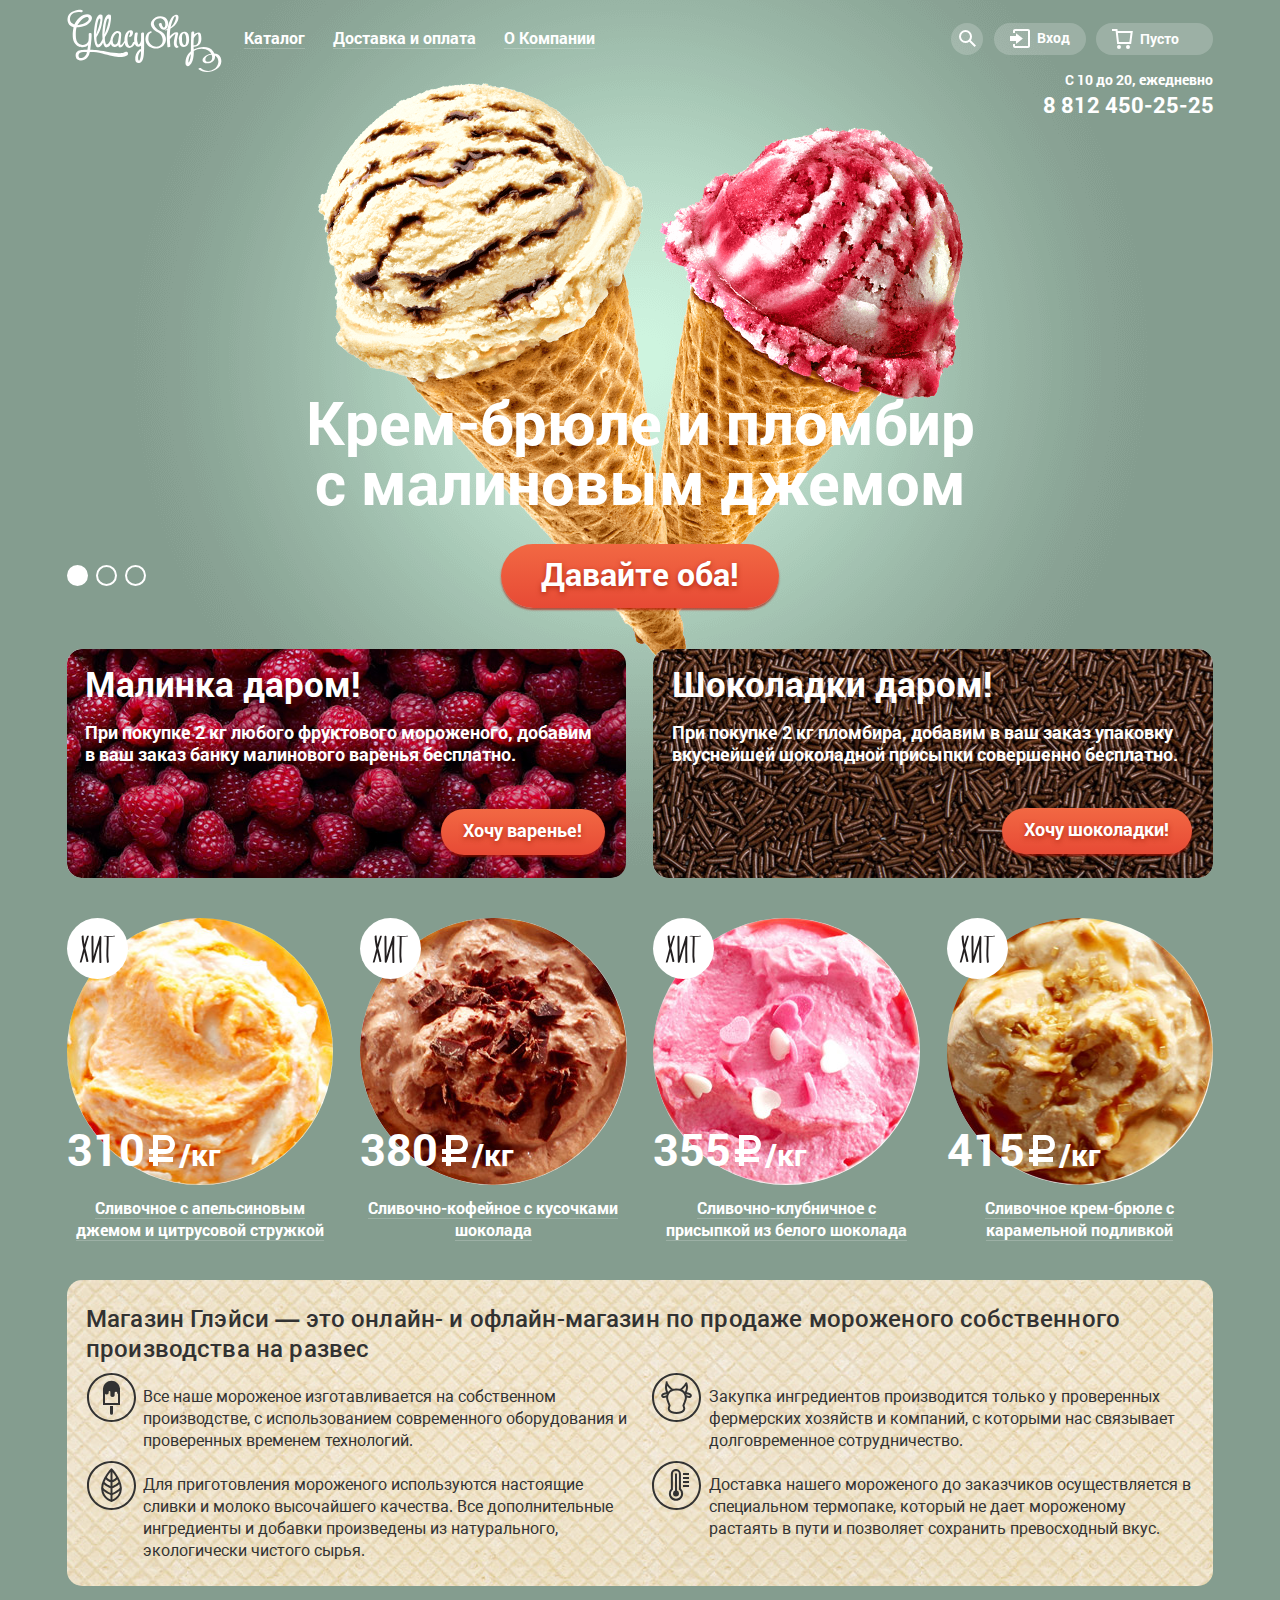
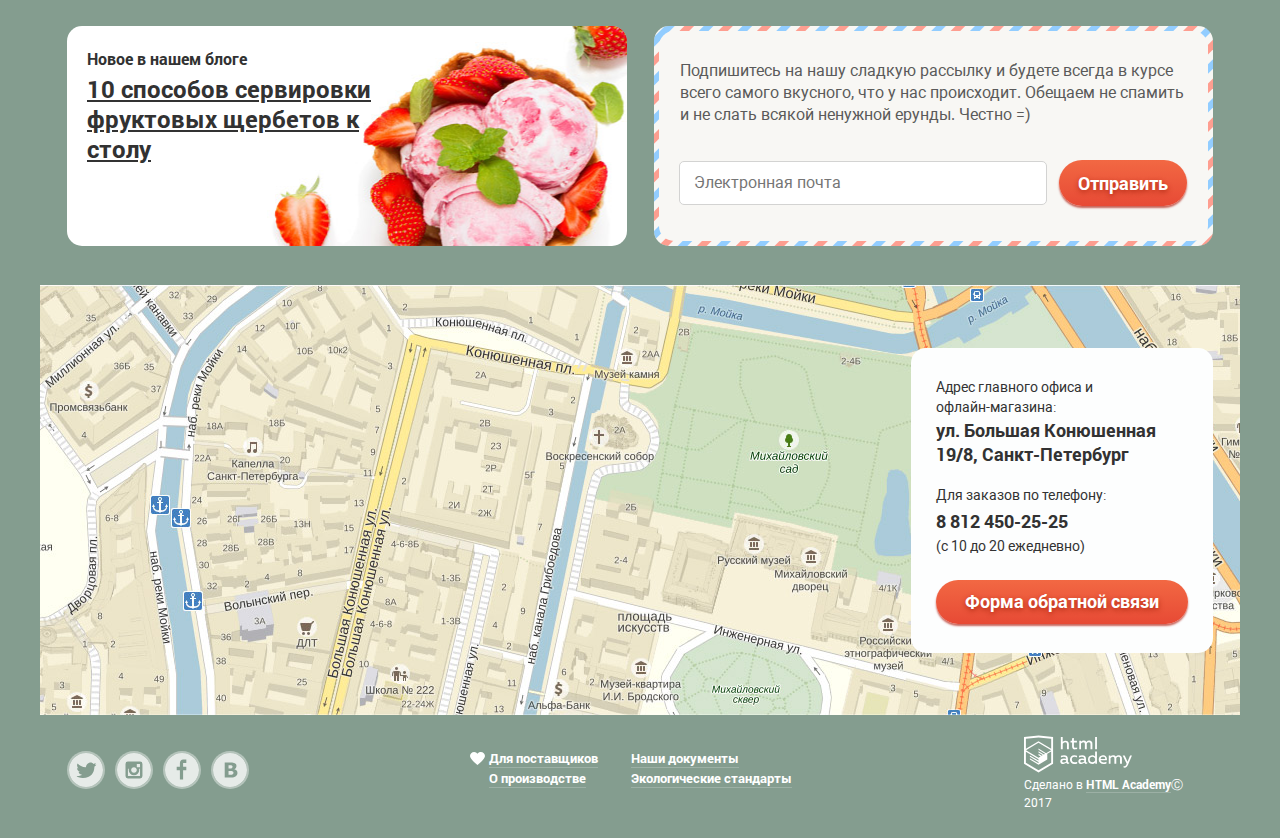
<file: index.html>
<!DOCTYPE HTML>
<html lang="ru">

<head>
    <meta charset="utf-8">
    <title>GllacyShop</title>
    <link href="css/normalize.css" type="text/css" rel="stylesheet">
    <link href="css/style.min.css" type="text/css" rel="stylesheet">
</head>

<body class="slide1">
    <div class="container-wrapper">
        <div class="container">
            <header class="page-header">
                <div class="logo">
                    <img class="logo-img" width="155" height="64" src="img/logo.svg" alt="Логотип">
                </div>
                <nav class="main-menu">
                    <ul class="main-menu-ul">
                        <li class="sub-menu-holder">
                            <a href="#" class="main-menu-item"><span class="underline">Каталог</span></a>
                            <ul class="sub-menu">
                                <li>
                                    <a class="new" href="#">Новинки</a>
                                </li>
                                <li>
                                    <a href="catalog.html">Сливочное</a>
                                </li>
                                <li>
                                    <a href="#">Щербеты</a>
                                </li>
                                <li>
                                    <a href="#">Фруктовый лед</a>
                                </li>
                                <li>
                                    <a href="#">Мелорин</a>
                                </li>
                            </ul>
                        </li>
                        <li>
                            <a href="#" class="main-menu-item"><span class="underline">Доставка и оплата</span></a>
                        </li>
                        <li>
                            <a href="#" class="main-menu-item"><span class="underline">О Компании</span></a>
                        </li>
                    </ul>
                </nav>
                <div class="user-block">
                    <div class="user-block-btn user-block-btn-search" tabindex="0">
                        <svg xmlns="http://www.w3.org/2000/svg" xmlns:xlink="http://www.w3.org/1999/xlink" width="17" height="17" viewBox="0 0 17 17"><path d="M16.958 15.527L11.75 10.32A6.455 6.455 0 0 0 13 6.5 6.5 6.5 0 1 0 6.5 13a6.465 6.465 0 0 0 3.839-1.263l5.205 5.204 1.414-1.414zM6.5 11C4.019 11 2 8.981 2 6.5S4.019 2 6.5 2 11 4.019 11 6.5 8.981 11 6.5 11z"/></svg>
                        <span class="visually-hidden">Поиск</span>
                        <form class="pop-up search-pop-up" method="post">
                            <label for="search" class="visually-hidden">Поиск</label>
                            <input class="input" type="search" name="search" id="search" placeholder="Что ищем?">
                        </form>
                    </div>
                    <div class="user-block-btn user-block-btn-enter" tabindex="0">
                        <svg xmlns="http://www.w3.org/2000/svg" xmlns:xlink="http://www.w3.org/1999/xlink" width="21" height="19" viewBox="0 0 21 19"><path d="M6 14.875L12.917 9.5 6 4.125v2.917H-.042v4.917H6z"/><path d="M18 0H5C3.9 0 3 .9 3 2v2h2V2h13v15H5v-2H3v2c0 1.1.9 2 2 2h13c1.1 0 2-.9 2-2V2c0-1.1-.9-2-2-2z"/></svg> Вход
                        <div class="pop-up login-pop-up">
                            <form action="#" method="post">
                                <label for="email" class="visually-hidden">Электронная почта</label>
                                <input class="input" type="email" id="email" name="email" placeholder="Электронная почта">
                                <label for="password" class="visually-hidden">Пароль</label>
                                <input class="input" type="password" id="password" name="password" placeholder="Пароль">
                                <button class="btn" type="submit">Войти</button>
                                <div class="enter">
                                    <a class="form-link" href="#">Забыли пароль?</a>
                                    <a class="form-link" href="#">Новая регистрация</a>
                                </div>
                            </form>
                        </div>
                    </div>
                    <a class="user-block-btn user-block-btn-basket" href="#">
                <svg xmlns="http://www.w3.org/2000/svg" width="21" height="20" viewBox="0 0 21 20"><path d="M5.657 2.031L5.422 0H0v2h3.64l1.5 13h13.988l1.699-12.969H5.657zM17.372 13H6.922L5.888 4.031h12.66L17.372 13z"/><circle cx="6.984" cy="18" r="2"/><circle cx="15.984" cy="18" r="2"/></svg>
                Пусто
                </a>
                </div>
                <div class="info">
                    <span class="time">С 10 до 20, ежедневно</span>
                    <span class="phone">8 812 450-25-25</span>
                </div>
            </header>
            <div class="slider">
                <div class="slide-item slide-item1">
                    <div class="slider-title">Крем-брюле и пломбир с малиновым джемом</div>
                    <a class="btn btn-slider" href="#">Давайте оба!</a>
                </div>
                <div class="slide-item slide-item2">
                    <div class="slider-title">Шоколадный пломбир и лимонный сорбет</div>
                    <a class="btn btn-slider" href="#">Давайте оба!</a>
                </div>
                <div class="slide-item slide-item3">
                    <div class="slider-title">Пломбир с помадкой и клубничный щербет</div>
                    <a class="btn btn-slider" href="#">Давайте оба!</a>
                </div>
                <ul class="slider-controls">
                    <li id="slide1" class="active"></li>
                    <li id="slide2"></li>
                    <li id="slide3"></li>
                </ul>
            </div>
        </div>
    </div>
    <main>
        <section class="offer max-width">
            <h1 class="visually-hidden">Магазин мороженого Gllacy Shop</h1>
            <article class="offer-item offer-raspberries">
                <h2 class="ice">Малинка даром!</h2>
                <p>При покупке 2 кг любого фруктового мороженого, добавим в ваш заказ банку малинового варенья бесплатно.</p>
                <a class="btn want-btn" href="#">Хочу варенье!</a>
            </article>
            <article class="offer-item offer-chocolate">
                <h2 class="ice">Шоколадки даром!</h2>
                <p>При покупке 2 кг пломбира, добавим в ваш заказ упаковку вкуснейшей шоколадной присыпки совершенно бесплатно.</p>
                <a class="btn want-btn" href="#">Хочу шоколадки!</a>
            </article>
        </section>
        <section class="catalog max-width">
            <div class="products">
                <article class="product-item">
                    <div class="img">
                        <img src="img/1.jpg" width="267" height="267" alt="Сливочное с апельсиновым джемом и цитрусовой стружкой">
                        <span class="hit">
                                <span class="visually-hidden">Хит</span>
                        </span>
                        <div class="price">
                            310<span class="rub">Р</span><span>/кг</span>
                        </div>
                    </div>
                    <a href="#" class="underline">Сливочное с апельсиновым джемом и цитрусовой стружкой</a>
                    <div class="overflow"><a href="#" class="btn product-view">Быстрый просмотр</a></div>
                </article>
                <article class="product-item">
                    <div class="img">
                        <img src="img/2.jpg" width="267" height="267" alt="Сливочно-кофейное с кусочками шоколада">
                        <span class="hit">
                                <span class="visually-hidden">Хит</span>
                        </span>
                        <div class="price">
                            380<span class="rub">Р</span><span>/кг</span>
                        </div>
                    </div>
                    <a href="#" class="underline">Сливочно-кофейное с кусочками шоколада</a>
                    <div class="overflow"><a href="#" class="btn product-view">Быстрый просмотр</a></div>
                </article>
                <article class="product-item">
                    <div class="img">
                        <img src="img/3.jpg" width="267" height="267" alt="Сливочно-клубничное с присыпкой из белого шоколада">
                        <span class="hit">
                                <span class="visually-hidden">Хит</span>
                        </span>
                        <div class="price">
                            355<span class="rub">Р</span><span>/кг</span>
                        </div>
                    </div>
                    <a href="#" class="underline">Сливочно-клубничное с присыпкой из белого шоколада</a>
                    <div class="overflow"><a href="#" class="btn product-view">Быстрый просмотр</a></div>
                </article>
                <article class="product-item">
                    <div class="img">
                        <img src="img/4.jpg" width="267" height="267" alt="Сливочное крем-брюле с карамельной подливкой">
                        <span class="hit">
                                <span class="visually-hidden">Хит</span>
                        </span>
                        <div class="price">
                            415<span class="rub">Р</span><span>/кг</span>
                        </div>
                    </div>
                    <a href="#" class="underline">Сливочное крем-брюле с карамельной подливкой</a>
                    <div class="overflow"><a href="#" class="btn product-view">Быстрый просмотр</a></div>
                </article>
            </div>
        </section>
        <div class="container-wrapper">
            <div class="container">
                <section class="about-us">
                    <h3 class="shop">Магазин Глэйси — это онлайн- и офлайн-магазин по продаже мороженого собственного производства на развес</h3>
                    <ul class="features">
                        <li class="feature-item feature-icecream">
                            Все наше мороженое изготавливается на собственном производстве, с использованием современного оборудования и проверенных временем технологий.
                        </li>
                        <li class="feature-item feature-cow">
                            Закупка ингредиентов производится только у проверенных фермерских хозяйств и компаний, с которыми нас связывает долговременное сотрудничество.
                        </li>
                        <li class="feature-item feature-leaf">
                            Для приготовления мороженого используются настоящие сливки и молоко высочайшего качества. Все дополнительные ингредиенты и добавки произведены из натурального, экологически чистого сырья.
                        </li>
                        <li class="feature-item feature-thermometer">
                            Доставка нашего мороженого до заказчиков осуществляется в специальном термопаке, который не дает мороженому растаять в пути и позволяет сохранить превосходный вкус.
                        </li>
                    </ul>
                </section>
            </div>
        </div>
        <div class="block max-width">
            <article class="news">
                <div class="news-title">Новое в нашем блоге</div>
                <a class="link" href="#">
                      10 способов сервировки <br> фруктовых щербетов к <br> столу
                </a>
            </article>
            <div class="newsletter">
                <p>Подпишитесь на нашу сладкую рассылку и будете всегда в курсе всего самого вкусного, что у нас происходит. Обещаем не спамить и не слать всякой ненужной ерунды. Честно =)</p>
                <form action="#" method="post" class="newsletter-form">
                    <label for="newsletter-email" class="visually-hidden">Электронная почта</label>
                    <input class="input" type="email" name="email" id="newsletter-email" placeholder="Электронная почта">
                    <button class="btn" type="submit">Отправить</button>
                </form>
            </div>
        </div>
    </main>
    <section class="map">
        <iframe src="https://yandex.ru/map-widget/v1/-/CBacuJafOC" width="1200" height="430"></iframe>
        <img src="img/map.jpg" width="1200" height="430" alt="Карта">
        <div class="contacts">
            <div>
                Адрес главного офиса и <br> офлайн-магазина:
                <div class="adress">
                    ул. Большая Конюшенная 19/8, Санкт-Петербург
                </div>
            </div>
            <div>
                <div>Для заказов по телефону:</div>
                <div class="contacts-phone">8 812 450-25-25</div> (с 10 до 20 ежедневно)
            </div>
            <a class="btn feedback-btn" href="form.html">Форма обратной связи</a>
        </div>
    </section>
    <div class="container-wrapper">
        <div class="container">
            <footer class="page-footer">
                <section class="social">
                    <a class="social-item social-tw" href="https://twitter.com/htmlacademy_ru">
                <span class="visually-hidden">twitter</span>
            </a>
                    <a class="social-item social-inst" href="https://www.instagram.com/htmlacademy/">
                <span class="visually-hidden">instagram</span>
            </a>
                    <a class="social-item social-fb" href="https://www.facebook.com/htmlacademy">
                <span class="visually-hidden">facebook</span>
            </a>
                    <a class="social-item social-vk" href="https://vk.com/htmlacademy">
                <span class="visually-hidden">vk</span>
            </a>
                </section>
                <ul class="footer-links">
                    <li class="love">
                        <a href="#" class="underline">Для поставщиков</a>
                    </li>
                    <li>
                        <a href="#" class="underline">Наши документы</a>
                    </li>
                    <li>
                        <a href="#" class="underline">О производстве</a>
                    </li>
                    <li>
                        <a href="#" class="underline">Экологические стандарты</a>
                    </li>
                </ul>
                <section class="copyright">
                    <a class="htmlacademy-logo" href="https://htmlacademy.ru/intensive/htmlcss">
                <img src="img/logo-htmlacademy.svg" width="108" height="40" alt="html academy">
                </a>
                    <p>
                        Сделано в <a class="academy-link underline" href="https://htmlacademy.ru/intensive/htmlcss">HTML Academy</a>Ⓒ 2017
                    </p>
                </section>
            </footer>
        </div>
    </div>
    <div id="bgModal" class="bg-modal">
        <div class="modal">
            <button type="button" aria-label="Закрыть" class="cross"></button>
            <h3>Мы обязательно вам ответим!</h3>
            <form action="#" method="post" class="modal-form">
                <label for="feedback-name" class="visually-hidden">Как вас зовут?</label>
                <input class="input" type="text" id="feedback-name" name="name" placeholder="Как вас зовут?">
                <label for="feedback-email" class="visually-hidden">Ваша почта для ответа?</label>
                <input class="input" type="email" id="feedback-email" name="email" placeholder="Ваша почта для ответа?">
                <label for="feedback-message" class="visually-hidden">Напишите что-нибудь...</label>
                <textarea name="text" id="feedback-message" placeholder="Напишите что-нибудь..."></textarea>
                <button type="submit" class="btn">Отправить</button>
            </form>
        </div>
    </div>
    <script type="text/javascript" src="js/scripts.min.js"></script>
</body>

</html>
</file>
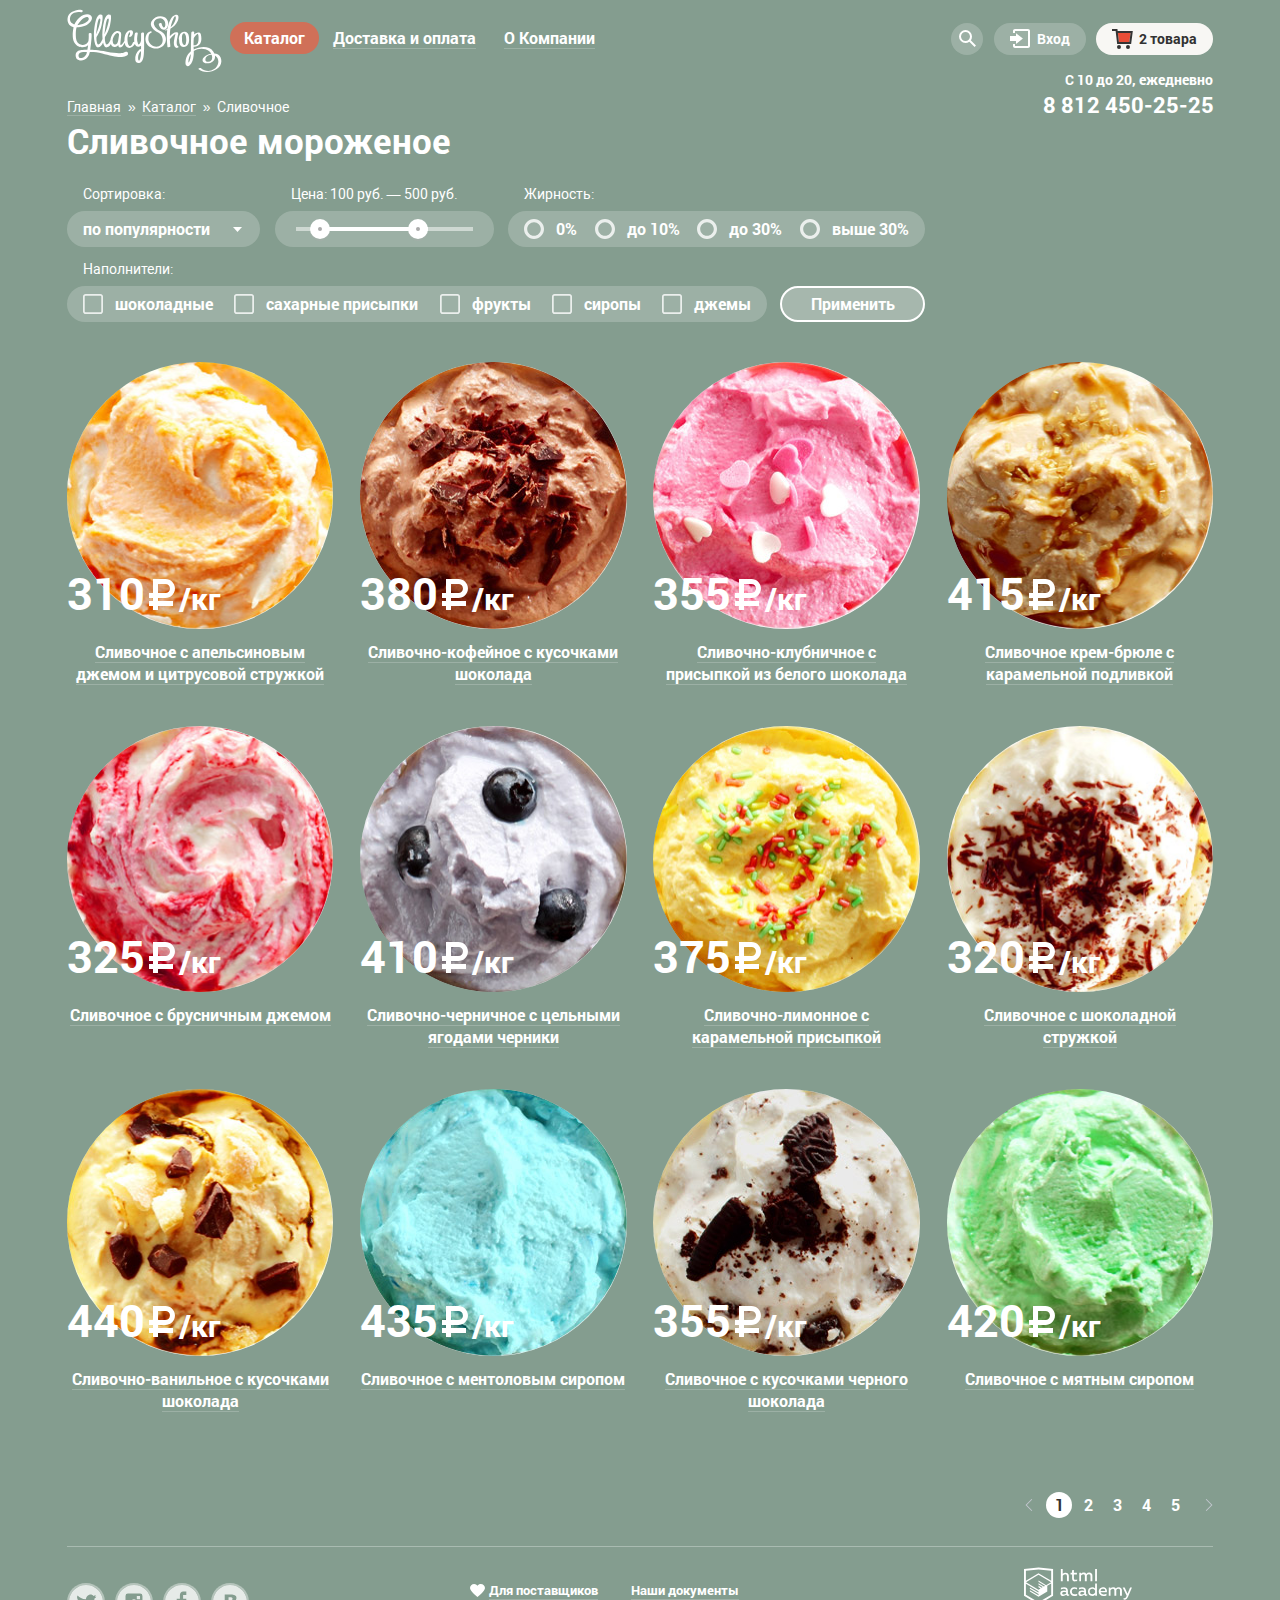
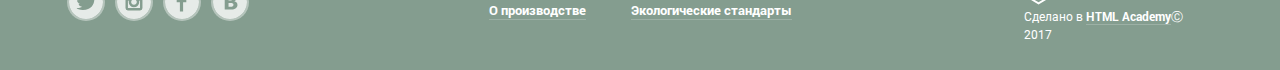
<file: catalog.html>
<!DOCTYPE HTML>
<html lang="ru">

<head>
    <meta charset="utf-8">
    <title>Каталог</title>
    <link href="css/normalize.css" type="text/css" rel="stylesheet">
    <link href="css/style.min.css" type="text/css" rel="stylesheet">
</head>

<body>
    <div class="container-wrapper">
        <div class="container">
            <header class="page-header">
                <a class="logo" href="index.html">
            <img class="logo-img" width="155" height="64" src="img/logo.svg" alt="Логотип">
            </a>
                <nav class="main-menu">
                    <ul class="main-menu-ul">
                        <li class="sub-menu-holder">
                            <a class="main-menu-item active" href="#">Каталог</a>
                            <ul class="sub-menu">
                                <li>
                                    <a class="new" href="#">Новинки</a>
                                </li>
                                <li>
                                    <a href="#">Сливочное</a>
                                </li>
                                <li>
                                    <a href="#">Щербеты</a>
                                </li>
                                <li>
                                    <a href="#">Фруктовый лед</a>
                                </li>
                                <li>
                                    <a href="#">Мелорин</a>
                                </li>
                            </ul>
                        </li>
                        <li>
                            <a href="#" class="main-menu-item"><span class="underline">Доставка и оплата</span></a>
                        </li>
                        <li>
                            <a href="#" class="main-menu-item"><span class="underline">О Компании</span></a>
                        </li>
                    </ul>
                </nav>
                <div class="user-block">
                    <div class="user-block-btn user-block-btn-search" tabindex="0">
                        <svg xmlns="http://www.w3.org/2000/svg" xmlns:xlink="http://www.w3.org/1999/xlink" width="17" height="17" viewBox="0 0 17 17"><path d="M16.958 15.527L11.75 10.32A6.455 6.455 0 0 0 13 6.5 6.5 6.5 0 1 0 6.5 13a6.465 6.465 0 0 0 3.839-1.263l5.205 5.204 1.414-1.414zM6.5 11C4.019 11 2 8.981 2 6.5S4.019 2 6.5 2 11 4.019 11 6.5 8.981 11 6.5 11z"/></svg>
                        <span class="visually-hidden">Поиск</span>
                        <form class="pop-up search-pop-up" method="post">
                            <label for="search" class="visually-hidden">Поиск</label>
                            <input class="input" type="search" name="search" id="search" placeholder="Что ищем?">
                        </form>
                    </div>
                    <div class="user-block-btn" tabindex="0">
                        <svg xmlns="http://www.w3.org/2000/svg" xmlns:xlink="http://www.w3.org/1999/xlink" width="21" height="19" viewBox="0 0 21 19"><path d="M6 14.875L12.917 9.5 6 4.125v2.917H-.042v4.917H6z"/><path d="M18 0H5C3.9 0 3 .9 3 2v2h2V2h13v15H5v-2H3v2c0 1.1.9 2 2 2h13c1.1 0 2-.9 2-2V2c0-1.1-.9-2-2-2z"/></svg> Вход
                        <div class="pop-up login-pop-up">
                            <form action="#" method="post">
                                <label for="email" class="visually-hidden">Электронная почта</label>
                                <input class="input" type="email" id="email" name="email" placeholder="Электронная почта">
                                <label for="password" class="visually-hidden">Пароль</label>
                                <input class="input" type="password" id="password" name="password" placeholder="Пароль">
                                <button class="btn" type="submit">Войти</button>
                                <div class="enter">
                                    <a class="form-link" href="#">Забыли пароль?</a>
                                    <a class="form-link" href="#">Новая регистрация</a>
                                </div>
                            </form>
                        </div>
                    </div>
                    <div class="user-block-btn active" tabindex="0">
                        <svg xmlns="http://www.w3.org/2000/svg" width="21" height="20" viewBox="0 0 21 20"><path fill="#E84D37" d="M5.888 4.031L6.922 13h10.45l1.176-8.969z"/><circle fill="#343434" cx="6.984" cy="18" r="2"/><circle fill="#343434" cx="15.984" cy="18" r="2"/><path fill="#343434" d="M5.657 2.031L5.422 0H0v2h3.64l1.5 13h13.988l1.699-12.969H5.657zM17.372 13H6.922L5.888 4.031h12.66L17.372 13z"/></svg> 2 товара
                        <div class="pop-up shop-cart-pop-up">
                            <table>
                                <tr>
                                    <td>
                                        <button type="button" aria-label="Закрыть" class="cross"></button>
                                    </td>
                                    <td>
                                        <img src="img/1.jpg" width="33" height="33" alt="Пломбир с апельсиновым джемом">
                                    </td>
                                    <td>
                                        Пломбир с апельсиновым джемом
                                    </td>
                                    <td>
                                        1,5 кг * <span>200 руб.</span>
                                    </td>
                                    <td>
                                        300 руб.
                                    </td>
                                </tr>
                                <tr>
                                    <td>
                                        <button type="button" aria-label="Закрыть" class="cross"></button>
                                    </td>
                                    <td>
                                        <img src="img/3.jpg" width="33" height="33" alt="Клубничный пломбир с присыпкой из белого шоколада">
                                    </td>
                                    <td>
                                        Клубничный пломбир с присыпкой из белого шоколада
                                    </td>
                                    <td>
                                        1,5 кг * <span>300 руб.</span>
                                    </td>
                                    <td>
                                        450 руб.
                                    </td>
                                </tr>
                            </table>
                            <div>
                                <div>Итого: 750 руб.</div>
                                <a class="btn" href="#">Оформить заказ</a>
                            </div>
                        </div>
                    </div>
                </div>
                <div class="info">
                    <span class="time">С 10 до 20, ежедневно</span>
                    <span class="phone">8 812 450-25-25</span>
                </div>
            </header>
        </div>
    </div>
    <main>
        <div class="container-wrapper">
            <div class="container">
                <ul class="breadcrumbs">
                    <li><a href="index.html" class="underline">Главная</a>
                        <span class="quotes">»</span>
                    </li>
                    <li><a href="#" class="underline">Каталог</a>
                        <span class="quotes">»</span>
                    </li>
                    <li>
                        <a href="#">Сливочное</a>
                    </li>
                </ul>
                <h1 class="ice">Сливочное мороженое</h1>
                <form class="filter" method="post">
                    <fieldset class="sort">
                        <legend>Сортировка:</legend>
                        <label></label>
                        <select class="background">
                    <option>по популярности</option>
                    <option>сначала недорогие</option>
                    <option>сначала дорогие</option>
                    <option>по жирности</option>
                </select>
                    </fieldset>
                    <fieldset class="price-filter">
                        <legend>Цена: 100 руб. — 500 руб.</legend>
                        <div class="background">
                            <div class="range">
                                <div class="range-active">
                                    <div class="range-control"></div>
                                    <div class="range-control"></div>
                                </div>
                            </div>
                        </div>
                    </fieldset>
                    <fieldset class="fat">
                        <legend>Жирность:</legend>
                        <div class="background">
                            <input id="radio-fat-0" class="switcher visually-hidden" type="radio" name="fat" value="0" />
                            <label for="radio-fat-0">
                            <span class="icon icon-radio"></span>
                            0%
                        </label>
                            <input id="radio-fat-10" class="switcher visually-hidden" type="radio" name="fat" value="10" />
                            <label for="radio-fat-10">
                            <span class="icon icon-radio"></span>
                            до 10%
                        </label>
                            <input id="radio-fat-30" class="switcher visually-hidden" type="radio" name="fat" value="30" />
                            <label for="radio-fat-30">
                            <span class="icon icon-radio"></span>
                            до 30%
                        </label>
                            <input id="radio-fat-31" class="switcher visually-hidden" type="radio" name="fat" value="31" />
                            <label for="radio-fat-31">
                            <span class="icon icon-radio"></span>
                            выше 30%
                        </label>
                        </div>
                    </fieldset>
                    <fieldset class="filler">
                        <legend class="padding-top">Наполнители:</legend>
                        <div class="background">
                            <input id="chocolate" class="switcher visually-hidden" type="checkbox" name="filler[]" value="chocolate" />
                            <label for="chocolate">
                            <span class="icon icon-checkbox"></span>
                    шоколадные
                        </label>
                            <input id="sugar" class="switcher visually-hidden" type="checkbox" name="filler[]" value="sugar" />
                            <label for="sugar">
                            <span class="icon icon-checkbox"></span>
                    сахарные присыпки
                        </label>
                            <input id="fruits" class="switcher visually-hidden" type="checkbox" name="filler[]" value="fruits" />
                            <label for="fruits">
                            <span class="icon icon-checkbox"></span>
                    фрукты
                        </label>
                            <input id="syrop" class="switcher visually-hidden" type="checkbox" name="filler[]" value="syrop" />
                            <label for="syrop">
                            <span class="icon icon-checkbox"></span>
                    сиропы
                        </label>
                            <input id="jam" class="switcher visually-hidden" type="checkbox" name="filler[]" value="jam" />
                            <label for="jam">
                            <span class="icon icon-checkbox"></span>
                    джемы
                        </label>
                        </div>
                    </fieldset>
                    <fieldset>
                        <legend class="padding-top">&nbsp;</legend>
                        <button type="submit" class="filter-btn">Применить</button>
                    </fieldset>
                </form>
            </div>
        </div>
        <section class="catalog max-width">
            <div class="products">
                <article class="product-item">
                    <div class="img">
                        <img src="img/1.jpg" width="267" height="267" alt="Сливочное с апельсиновым джемом и цитрусовой стружкой">
                        <div class="price">
                            310<span class="rub">Р</span><span>/кг</span>
                        </div>
                    </div>
                    <a href="#" class="underline">Сливочное с апельсиновым джемом и цитрусовой стружкой</a>
                    <div class="overflow"><a href="#" class="btn product-view">Быстрый просмотр</a></div>
                </article>
                <article class="product-item">
                    <div class="img">
                        <img src="img/2.jpg" width="267" height="267" alt="Сливочно-кофейное с кусочками шоколада">
                        <div class="price">
                            380<span class="rub">Р</span><span>/кг</span>
                        </div>
                    </div>
                    <a href="#" class="underline">Сливочно-кофейное с кусочками шоколада</a>
                    <div class="overflow"><a href="#" class="btn product-view">Быстрый просмотр</a></div>
                </article>
                <article class="product-item">
                    <div class="img">
                        <img src="img/3.jpg" width="267" height="267" alt="Сливочно-клубничное с присыпкой из белого шоколада">
                        <div class="price">
                            355<span class="rub">Р</span><span>/кг</span>
                        </div>
                    </div>
                    <a href="#" class="underline">Сливочно-клубничное с присыпкой из белого шоколада</a>
                    <div class="overflow"><a href="#" class="btn product-view">Быстрый просмотр</a></div>
                </article>
                <article class="product-item">
                    <div class="img">
                        <img src="img/4.jpg" width="267" height="267" alt="Сливочное крем-брюле с карамельной подливкой">
                        <div class="price">
                            415<span class="rub">Р</span><span>/кг</span>
                        </div>
                    </div>
                    <a href="#" class="underline">Сливочное крем-брюле с карамельной подливкой</a>
                    <div class="overflow"><a href="#" class="btn product-view">Быстрый просмотр</a></div>
                </article>
                <article class="product-item">
                    <div class="img">
                        <img src="img/5.jpg" width="267" height="267" alt="Сливочное с брусничным джемом">
                        <div class="price">
                            325<span class="rub">Р</span><span>/кг</span>
                        </div>
                    </div>
                    <a href="#" class="underline">Сливочное с брусничным джемом</a>
                    <div class="overflow"><a href="#" class="btn product-view">Быстрый просмотр</a></div>
                </article>
                <article class="product-item">
                    <div class="img">
                        <img src="img/6.jpg" width="267" height="267" alt="Сливочно-черничное с цельными ягодами черники">
                        <div class="price">
                            410<span class="rub">Р</span><span>/кг</span>
                        </div>
                    </div>
                    <a href="#" class="underline">Сливочно-черничное с цельными ягодами черники </a>
                    <div class="overflow"><a href="#" class="btn product-view">Быстрый просмотр</a></div>
                </article>
                <article class="product-item">
                    <div class="img">
                        <img src="img/7.jpg" width="267" height="267" alt="Сливочно-лимонное с карамельной присыпкой">
                        <div class="price">
                            375<span class="rub">Р</span><span>/кг</span>
                        </div>
                    </div>
                    <a href="#" class="underline">Сливочно-лимонное с карамельной присыпкой</a>
                    <div class="overflow"><a href="#" class="btn product-view">Быстрый просмотр</a></div>
                </article>
                <article class="product-item">
                    <div class="img">
                        <img src="img/8.jpg" width="267" height="267" alt="Сливочное с шоколадной стружкой">
                        <div class="price">
                            320<span class="rub">Р</span><span>/кг</span>
                        </div>
                    </div>
                    <a href="#" class="underline">Сливочное с шоколадной стружкой</a>
                    <div class="overflow"><a href="#" class="btn product-view">Быстрый просмотр</a></div>
                </article>
                <article class="product-item">
                    <div class="img">
                        <img src="img/9.jpg" width="267" height="267" alt="Сливочно-ванильное с кусочками шоколада">
                        <div class="price">
                            440<span class="rub">Р</span><span>/кг</span>
                        </div>
                    </div>
                    <a href="#" class="underline">Сливочно-ванильное с кусочками шоколада</a>
                    <div class="overflow"><a href="#" class="btn product-view">Быстрый просмотр</a></div>
                </article>
                <article class="product-item">
                    <div class="img">
                        <img src="img/10.jpg" width="267" height="267" alt="Сливочное с ментоловым сиропом">
                        <div class="price">
                            435<span class="rub">Р</span><span>/кг</span>
                        </div>
                    </div>
                    <a href="#" class="underline">Сливочное с ментоловым сиропом</a>
                    <div class="overflow"><a href="#" class="btn product-view">Быстрый просмотр</a></div>
                </article>
                <article class="product-item">
                    <div class="img">
                        <img src="img/11.jpg" width="267" height="267" alt="Сливочное с кусочками черного шоколада">
                        <div class="price">
                            355<span class="rub">Р</span><span>/кг</span>
                        </div>
                    </div>
                    <a href="#" class="underline">Сливочное с кусочками черного шоколада</a>
                    <div class="overflow"><a href="#" class="btn product-view">Быстрый просмотр</a></div>
                </article>
                <article class="product-item">
                    <div class="img">
                        <img src="img/12.jpg" width="267" height="267" alt="Сливочное с мятным сиропом">
                        <div class="price">
                            420<span class="rub">Р</span><span>/кг</span>
                        </div>
                    </div>
                    <a href="#" class="underline">Сливочное с мятным сиропом</a>
                    <div class="overflow"><a href="#" class="btn product-view">Быстрый просмотр</a></div>
                </article>
            </div>
        </section>
        <div class="container-wrapper">
            <div class="container">
                <div class="paginator">
                    <a class="page-item prev" href="#"><span class="visually-hidden">Назад</span></a>
                    <span class="page-item page-active">1</span>
                    <a class="page-item" href="#">2</a>
                    <a class="page-item" href="#">3</a>
                    <a class="page-item" href="#">4</a>
                    <a class="page-item" href="#">5</a>
                    <a class="page-item next" href="#"><span class="visually-hidden">Вперед</span></a>
                </div>
            </div>
        </div>
    </main>
    <div class="container-wrapper">
        <div class="container">
            <footer class="page-footer line">
                <section class="social">
                    <a class="social-item social-tw" href="https://twitter.com/htmlacademy_ru">
                <span class="visually-hidden">twitter</span>
            </a>
                    <a class="social-item social-inst" href="https://www.instagram.com/htmlacademy/">
                <span class="visually-hidden">instagram</span>
            </a>
                    <a class="social-item social-fb" href="https://www.facebook.com/htmlacademy">
                <span class="visually-hidden">facebook</span>
            </a>
                    <a class="social-item social-vk" href="https://vk.com/htmlacademy">
                <span class="visually-hidden">vk</span>
            </a>
                </section>
                <ul class="footer-links">
                    <li class="love">
                        <a href="#" class="underline">Для поставщиков</a>
                    </li>
                    <li>
                        <a href="#" class="underline">Наши документы</a>
                    </li>
                    <li>
                        <a href="#" class="underline">О производстве</a>
                    </li>
                    <li>
                        <a href="#" class="underline">Экологические стандарты</a>
                    </li>
                </ul>
                <section class="copyright">
                    <a class="htmlacademy-logo" href="https://htmlacademy.ru/intensive/htmlcss">
                <img src="img/logo-htmlacademy.svg" width="108" height="40" alt="html academy">
                </a>
                    <p>
                        Сделано в <a class="academy-link underline" href="https://htmlacademy.ru/intensive/htmlcss">HTML Academy</a>Ⓒ 2017
                    </p>
                </section>
            </footer>
        </div>
    </div>
</body>

</html>
</file>
<file: css/style.min.css>
.slide1,body{background-color:#849d8f}.slide1 .slide-item1,.slide2 .slide-item2,.slide3 .slide-item3{display:block}a,body{color:#fff}.btn,.btn-slider,a{text-decoration:none}.slider,body{position:relative}.features,ul{list-style:none}.newsletter::before,.pop-up::before,.sub-menu li:first-child::after{content:""}.filter-btn,.modal .btn,.offer-item .btn{align-self:flex-end}@font-face{font-family:Roboto;src:url(../fonts/roboto.woff2) format("woff2"),url(../fonts/roboto.woff) format("woff");font-weight:400;font-style:normal}@font-face{font-family:Roboto;src:url(../fonts/robotobold.woff2) format("woff2"),url(../fonts/robotobold.woff) format("woff");font-weight:700;font-style:normal}@font-face{font-family:Roboto;src:url(../fonts/robotomedium.woff2) format("woff2"),url(../fonts/robotomedium.woff) format("woff");font-weight:600;font-style:normal}html{box-sizing:border-box}*,::after,::before{box-sizing:inherit}p{margin:0}.container,.container-wrapper,.max-width{margin:auto;min-width:900px;max-width:1200px}button,input,optgroup,select,textarea{font:inherit}.ice,a{font-weight:700}body{font-size:16px;font-family:Roboto,Arial,sans-serif;line-height:1.375;background-repeat:no-repeat;background-position:50% 0;padding-top:9px}.container{padding-left:2.25%;padding-right:2.25%}h1,h2,h3,ul{margin:0}.slide1{background-image:url(../img/slider1.png)}.slide2{background-image:url(../img/slider2.png);background-color:#8b98a8}.slide3{background-image:url(../img/slider3.png);background-color:#9d8b84}ul{padding:0}a{line-height:1.125}a:active,a:hover{color:#ffbc9e}.underline{border-bottom:1px solid rgba(255,255,255,.2)}.logo{height:66px;width:156px}.ice{font-size:35px;line-height:1.17;margin-top:4px}.shop{color:#323232;font-size:24px;line-height:1.25;font-weight:600;letter-spacing:.15px}.btn,.main-menu,.slide-item,.sub-menu .new{font-weight:700}.btn{font-size:18px;background-color:#ec5b3e;color:#fff;padding:11px 23px 15px 22px;border-radius:45px;display:inline-block;vertical-align:middle;text-shadow:0 2px 5px rgba(160,32,11,.76);box-shadow:0 2px 2px 0 rgba(172,16,0,.64);background:linear-gradient(to bottom,#f26843 0,#e74a35 100%);border:0}.btn:hover{background-color:#f17c64;color:#fff;background:linear-gradient(to bottom,#f58669 0,#ec6f5e 100%);box-shadow:0 2px 2px rgba(172,16,0,1)}.btn:active{background-color:#db5238;color:#fff;background:linear-gradient(to bottom,#d84732 0,#e1613e 100%);box-shadow:inset 0 2px 2px rgba(172,16,0,1)}.cross,.offer-item{background-repeat:no-repeat}.btn-slider{font-size:32px;line-height:1.375;padding:8px 40px 12px;margin-top:32px;border-radius:64px}.slider{text-align:center;margin-bottom:41px;margin-top:275px}.slider-title{width:700px;margin:auto}.slider-controls{display:flex;position:absolute;left:0;bottom:0}.slider-controls li{display:inline-block;width:21px;height:21px;margin-right:8px;margin-bottom:22px;vertical-align:top;background-color:transparent;border:2px solid #fff;border-radius:50%;cursor:pointer}.slider-controls li:hover{background-color:rgba(255,255,255,.4)}.slider-controls li.active{background-color:#fff}.slide-item{font-size:60px;line-height:1;display:none}.page-header{display:flex;flex-wrap:wrap;align-items:center}.main-menu{line-height:1.125;text-decoration:underline;margin-left:7px;margin-top:-4px}.main-menu>ul{display:flex;justify-content:space-between;position:relative}.main-menu-ul>li{padding-bottom:5px}.main-menu-item{display:inline-block;vertical-align:middle;padding:7px 14px;border-radius:32px}.main-menu-item:hover{background-color:#f7f6f3;color:#333}.main-menu-item:active{background-color:#ededed;color:#333}.main-menu-item.active{background-color:#d07058;color:#fff;text-decoration:none}.main-menu .sub-menu{font-size:14px;color:#323232;line-height:1.14;background-color:#f8f7f4;display:none;position:absolute;border-radius:5px;box-shadow:0 20px 20px rgba(0,0,0,.4);width:142px;top:37px;overflow:hidden}.sub-menu a,.sub-menu-holder:hover .sub-menu{display:block}.sub-menu .new{padding-top:13px;padding-bottom:15px;margin-bottom:6px}.sub-menu li:hover{background-color:#fbded7}.sub-menu li:active{background-color:#f6b5a5}.sub-menu li:first-child{position:relative}.sub-menu li:first-child::after{position:absolute;height:1px;background-color:#d1d0ce;left:6px;right:6px;bottom:-1px}.sub-menu li.selected{background-color:#d07058}.sub-menu a{font-size:14px;line-height:1.14;font-weight:400;color:#323232;text-decoration:none;margin:0 0 5px;padding-left:20px;padding-top:7px;padding-bottom:8px}.user-block,.user-block-btn{font-size:14px;line-height:1.14;display:flex;font-weight:700}.user-block{width:262px;margin-left:auto;justify-content:space-between;margin-top:-7px}.user-block-btn{background-color:rgba(255,255,255,.2);border-radius:32px;align-items:center;padding:6px 16px;position:relative}.pop-up,.pop-up::before{position:absolute;right:0}.user-block-btn-search{padding:0;width:32px}.user-block-btn.user-block-btn-search svg{margin:auto}.user-block-btn.user-block-btn-enter{padding-top:4px}.user-block-btn.user-block-btn-enter svg{margin-top:1px}.search-pop-up .input{width:312px}.login-pop-up .input{width:242px;margin-bottom:20px}.user-block-btn-basket{padding-right:34px;text-decoration:none}.form-link,.link{text-decoration:underline}.user-block-btn.user-block-btn-basket svg{margin-right:7px}.user-block-btn svg{fill:#fff;margin-right:6px}.user-block-btn.active,.user-block-btn:hover{color:#323232;background-color:#f8f7f4}.user-block-btn:hover svg{fill:#000}.user-block-btn:focus-within .pop-up,.user-block-btn:hover .pop-up{display:block}.shop-cart-pop-up.pop-up{color:#323232;font-size:15px;line-height:1.2;font-weight:700;width:540px;padding:20px 10px;overflow:hidden}.cross{background-image:url(../img/cross-small.svg);width:11px;height:11px;border:none;outline:0;background-color:transparent}.shop-cart-pop-up img{border-radius:50%}.input,.pop-up{border-radius:5px}.shop-cart-pop-up span{color:#d3d3d3}.shop-cart-pop-up table{color:#323232;font-size:13px;line-height:1.23;background-color:#f8f7f4;font-weight:400;border-bottom:1px solid #cacac7}.shop-cart-pop-up td{padding:0 16px 20px 0}.shop-cart-pop-up td:nth-child(4),.shop-cart-pop-up td:nth-child(5){white-space:nowrap}.pop-up{background-color:#f8f7f4;display:none;top:32px;padding:20px;z-index:1;margin-top:4px}.pop-up::before{height:4px;display:block;left:0;top:-4px}.shop-cart-pop-up>div{text-align:right;padding-top:18px}.shop-cart-pop-up .btn{margin-top:16px}.input{padding:14px;border:1px solid #d3d3d2;height:44px}.enter{display:block;float:right}.form-link{color:#323232;font-size:13px;line-height:1.85;display:block}.info{display:flex;width:100%;flex-direction:column;margin-top:-3px}.phone,.time{display:block;text-align:right;font-weight:700}.time{font-size:14px;line-height:1.14}.phone{font-size:22px;line-height:1.09;padding-top:5px;margin-right:-1px}.offer{font-weight:700;display:flex;justify-content:space-between;min-height:229px}.offer-item{display:flex;flex-direction:column;padding:10px 21px 23px 18px;background-size:cover;border-radius:15px;width:100%}.offer-item .btn{margin-top:auto}.offer-raspberries{background-image:url(../img/rasp.jpg);background-color:#580214;margin-right:2.25%;margin-left:2.25%}.offer p{font-size:18px;line-height:1.22;margin-top:18px}.offer-chocolate{padding:10px 21px 24px 19px;background-image:url(../img/choc.jpg);background-color:#63381f;margin-right:2.25%}.products{display:flex;justify-content:space-evenly;flex-wrap:wrap}.product-item{width:22.22%;position:relative;text-align:center;margin-top:40px}.product-item .overflow{position:absolute;left:-5px;right:-5px;top:-5px;bottom:-70px;border-radius:5px;z-index:1}.product-item:hover .overflow{background-color:rgba(255,255,255,.2);z-index:-1}.newsletter>*,.product-item:hover{z-index:1}.product-item:hover .product-view{display:block}.product-item .img{position:relative;margin-bottom:7px}.product-item>a{position:relative}.product-view{position:absolute;left:50%;display:none;margin-left:-101px;padding:10px 18px;z-index:1;bottom:10px}.hit,.price{position:absolute;left:0}.product-item img{border-radius:50%;width:100%;height:auto}.hit{background-image:url(../img/hit.svg);top:0;width:61px;height:61px}.price{font-size:45px;line-height:1;font-weight:700;bottom:20px}.price span{font-size:30px;margin-left:2px}.features li:nth-of-type(2n),.news{margin-left:2.25%}.rub{background-image:url(../img/ruble.svg);width:30px;height:34px;display:inline-block;vertical-align:top;margin-top:7px;color:transparent}.htmlacademy-logo,.page-item,.quotes,.switcher+label .icon{vertical-align:middle}.feature-item,.link,.news{color:#323232}.features{display:flex;flex-wrap:wrap;padding:0}.feature-item{line-height:1.375;padding:22px 0 0 57px;width:48.85%;background-position:0 9px}.news,.newsletter{background-color:#fff;width:100%;margin-right:2.25%;border-radius:15px}.feature-icecream,.feature-leaf{background-position:1px 9px;background-repeat:no-repeat}.feature-icecream{background-image:url(../img/ice-cream.svg)}.feature-cow{background-image:url(../img/cow.svg);background-repeat:no-repeat}.feature-leaf{background-image:url(../img/eco.svg)}.feature-thermometer{background-image:url(../img/thermometer.svg);background-repeat:no-repeat}.about-us{background-image:url(../img/vaffle-pattern.jpg);padding:24px 19px;margin-top:38px;margin-bottom:40px;border-radius:15px}.block{display:flex;justify-content:space-between;margin-bottom:39px;min-height:220px}.news{line-height:1.375;font-weight:700;background-image:url(../img/straw.jpg);background-repeat:no-repeat;padding:22px 20px;box-sizing:border-box}.news-title{margin-bottom:4px}.link{font-size:24px;line-height:1.25;font-weight:700}.newsletter{background-image:url(../img/bg-post.svg);background-repeat:repeat;padding:20px 20px 40px;position:relative;display:flex;flex-direction:column}.newsletter::before{color:#5a5a5a;line-height:1.375;background-color:#f8f7f4;position:absolute;top:5px;right:5px;bottom:5px;left:5px;border-radius:15px}.map,.map iframe,.newsletter>*{position:relative}.newsletter p{color:#5a5a5a;padding-top:14px;padding-left:6px;margin-bottom:10px}.newsletter-form{display:flex;margin-top:auto;padding-left:5px;padding-right:6px}.newsletter-form .input{flex-grow:1;margin-right:12px}.fat .background,.page-footer{justify-content:space-between}.newsletter-form .btn{padding:0;margin-top:-1px;line-height:1;width:128px;height:46px;text-align:center}.map{min-width:900px;max-width:1200px;height:430px;margin:auto;overflow:hidden}.map iframe{z-index:2;border:none}.map img{position:absolute;z-index:1;top:0;left:0}.contacts{color:#323232;font-size:14px;line-height:1.43;background-color:#fdfefe;position:absolute;top:63px;right:27px;bottom:62px;width:302px;padding:29px 25px;border-radius:15px;z-index:2}.adress,.contacts-phone{font-size:18px;font-weight:700}.adress{color:#323232;line-height:1.37;padding-top:1px;padding-bottom:18px}.contacts-phone{display:block;line-height:1.22;padding-top:6px;padding-bottom:3px}.feedback-btn{margin-top:24px;text-align:center;width:100%;height:44px}.page-footer{display:flex;padding-bottom:26px}.line{border-top:1px solid #a9bbb1;margin-top:26px}.social{display:flex;justify-content:space-around;margin-top:36px;width:auto}.social-item{display:block;width:38px;height:38px;background-repeat:no-repeat;opacity:.8;border:2px solid rgba(255,255,255,.5);border-radius:50%;background-size:100%;margin-right:10px}.breadcrumbs li,.quotes{margin-right:3px}.social-item:hover{opacity:1}.footer-links{display:flex;font-size:13px;line-height:1.5;flex-wrap:wrap;width:350px;height:40px;margin-top:34px}.footer-links .love{font-weight:700;background-image:url(../img/heart.svg);background-repeat:no-repeat;background-position:3px}.footer-links li{width:47%}.footer-links li:nth-of-type(2n-1){padding-left:22px}a.social{background-color:rgba(255,255,255,.8)}a.social:hover{background-color:#fff}a.social:active{background-color:#e9e9e9}.social-inst{background-image:url(../img/instagram.svg)}.social-vk{background-image:url(../img/vk.svg)}.social-tw{background-image:url(../img/twitter.svg)}.social-fb{background-image:url(../img/fb.svg)}.copyright{font-size:12px;line-height:1.5;width:189px;text-align:left;margin-top:19px}.htmlacademy-logo{display:inline-block;width:108px}.htmlacademy-logo img{width:100%}.breadcrumbs{font-size:14px;line-height:1.14;display:flex;margin-top:-17px}.breadcrumbs a{font-weight:400}.quotes{display:inline-block;margin-left:4px}.filter fieldset{line-height:1.125;font-weight:700;border:none;padding-left:0;padding-right:0;padding-top:8px;margin:0}.filter legend{padding-left:16px;font-size:14px;line-height:1.14;font-weight:400}.filter select,.filter-btn,.modal h3,.page-item{font-weight:700}.filter select{width:100%;background-image:url(../img/select-arrow.svg);background-repeat:no-repeat;background-position:90% 50%;color:#fff;border:none;-webkit-appearance:none;-moz-appearance:none;-ms-appearance:none;appearance:none}select::-ms-expand{display:none}.filter select:hover{color:#323232;background-color:#fff;background-image:url(../img/select-arrow-black.svg)}.filter label{display:flex;align-items:center}.background{background-color:rgba(255,255,255,.2);height:36px;border-radius:36px;display:flex;align-items:center;justify-content:space-around;padding:6px 16px}.icon-checkbox{background-image:url(../img/checkbox-off.svg)}.icon-radio{background-image:url(../img/radio-off.svg)}.switcher+label .icon{opacity:.8;width:27px;height:20px;display:inline-block;background-repeat:no-repeat;margin-right:5px;background-size:contain}.switcher+label:hover .icon{opacity:1}.switcher:disabled+label .icon{opacity:.4}.switcher:checked+label .icon-checkbox{background-image:url(../img/checkbox-on.svg)}.switcher:checked+label .icon-radio{background-image:url(../img/radio-on.svg)}.page-item.next,.page-item.prev{background-image:url(../img/icon-right-small.svg)}.filter{display:flex;flex-wrap:wrap;width:858px;justify-content:space-between;margin-top:26px;margin-bottom:-10px}.filter-btn{line-height:1.125;background-color:#a6b7ad;width:145px;height:36px;border:2px solid #fff;border-radius:36px;color:#fff}.filter-btn:hover{background-color:#fbfcfb;color:#353535}.filter-btn:active{background-color:#eaeaea;color:#353535}.paginator{display:flex;justify-content:flex-end;margin-top:78px;margin-right:-10px}.page-item{width:26px;height:26px;border-radius:50%;display:inline-block;text-align:center;line-height:26px;background-repeat:no-repeat;background-position:center center;text-decoration:none;margin:1.5px}.page-item:hover{color:#fff;background-color:rgba(255,255,255,.2)}.page-item.prev{transform:rotate(180deg);margin-right:3px}.page-item.next{margin-left:6px}.page-active,.page-item:active{color:#323232;background-color:#fff}.visually-hidden:not(:focus):not(:active),input[type=checkbox].visually-hidden,input[type=radio].visually-hidden{position:absolute;width:1px;height:1px;margin:-1px;border:0;padding:0;white-space:nowrap;clip-path:inset(100%);clip:rect(0 0 0 0);overflow:hidden}.align-right{text-align:right}.sort{width:193px}.price-filter{width:219px}.price-filter input{width:100%}.fat{width:417px}.filler{width:700px}.padding-top{padding-top:5px}.filler .background{justify-content:space-between}.range{position:relative;width:177px;height:4px;background-color:rgba(255,255,255,.5);margin:auto}.range-active{position:absolute;top:0;bottom:0;left:24px;right:45px;background-color:#fff}.range-control:first-child{left:0}.range-control:last-child{right:0}.range-control{position:absolute;top:2px;width:20px;height:23px;background-image:url(../img/filter-button.svg);margin-left:-10px;margin-top:-10px;cursor:pointer}.bg-modal{display:none;position:fixed;left:0;right:0;top:0;bottom:0;background-color:rgba(0,0,0,.3);z-index:2;justify-content:center;align-items:center}.bg-modal.active,.modal-form{display:flex}.modal{width:480px;padding:14px 25px;border-radius:10px;background-color:#f8f7f4;position:relative}.modal .input{width:266px;margin-bottom:20px}.modal textarea{padding-top:14px;padding-left:14px;width:428px;height:154px;border-radius:5px;margin-bottom:26px;border:1px solid #d3d3d2;resize:vertical}.modal .cross{background-image:url(../img/cross-big.svg);background-repeat:no-repeat;position:absolute;width:20px;height:20px;top:16px;right:16px;cursor:pointer}.modal h3{color:#323232;font-size:24px;line-height:1.67;padding-bottom:14px}.modal-form{flex-direction:column}
</file>
